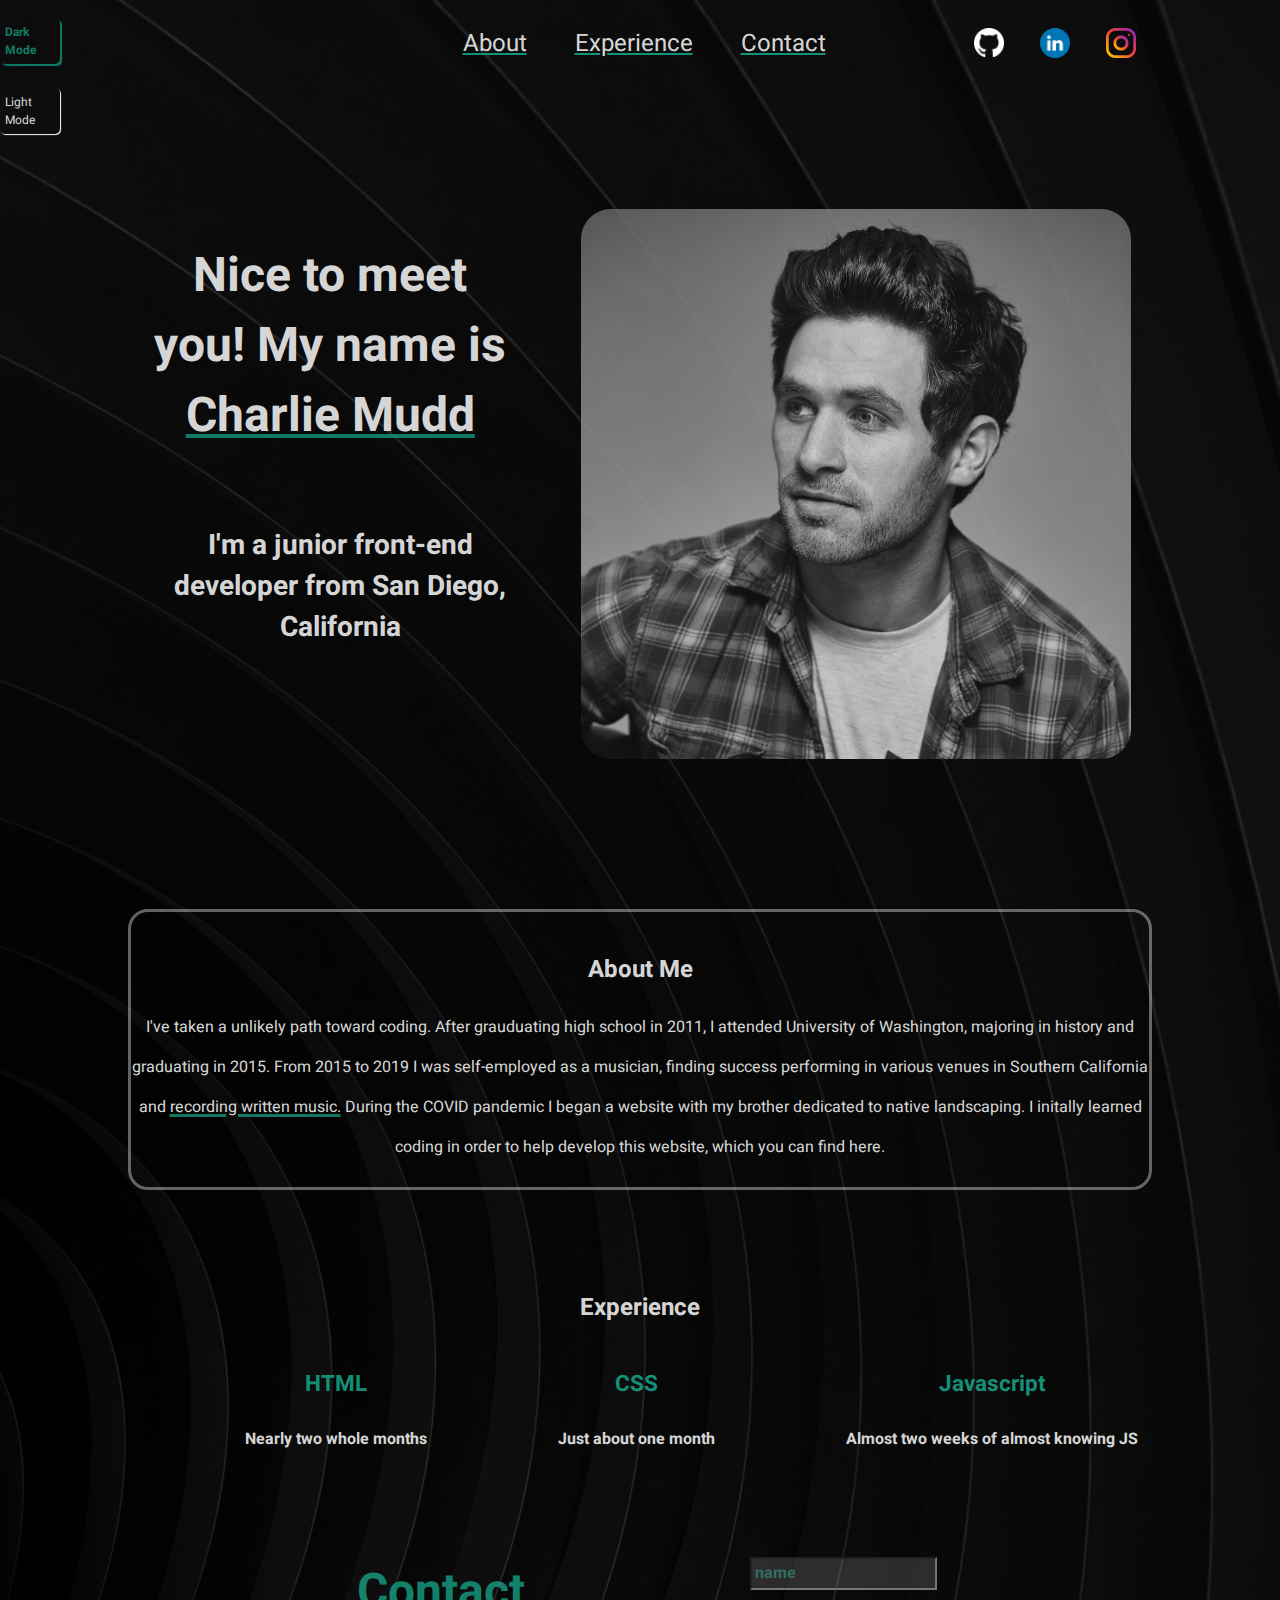
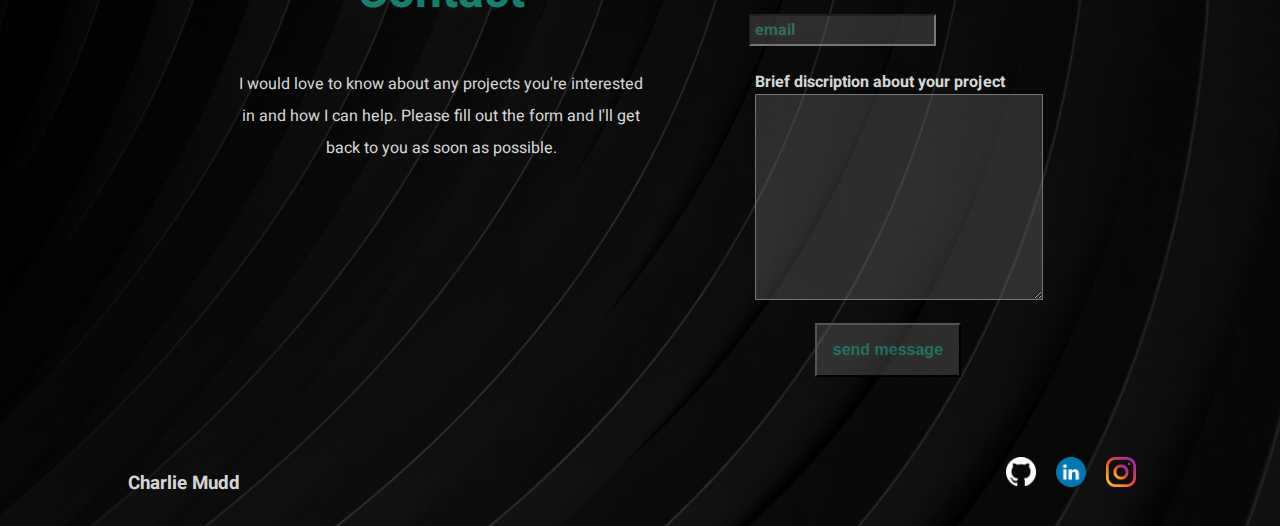
<file: index.html>
<!DOCTYPE html>
<html lang="en">
<head>
    <link rel="stylesheet" href="./index.css">
    <link href="https://fonts.googleapis.com/css2?family=Heebo:wght@300;400;700&display=swap" rel="stylesheet">
    <meta charset="UTF-8">
    <meta http-equiv="X-UA-Compatible" content="IE=edge">
    <meta name="viewport" content="width=device-width, initial-scale=1.0">
    <title>Charlie Mudd Portfolio</title>
</head>
<body>
    <header>
        <nav>
            <div id="nav">
                <ul class="navJs">
                    <a href="#about-me" class="nav-links"><li>About</li></a>
                    <a href="#experience" class="nav-links"><li>Experience</li></a>
                    <a href="#contact" class="nav-links"><li>Contact</li></a>
                </ul>
            </div>
             <div id="links">
                <a href="https://github.com/bandito24" target="_blank"><img src="./images-2/githubicon.png" alt="GitHub Icon" id="github"></a>
                <a href="https://github.com/bandito24" target="_blank"><img src="./images-2/linkedin.png" alt="LinkedIn Icon"></a>
                <a href="./index2.html" target="_blank"><img src="./images-2/instagram.png" alt="Instagram Icon"></a>
            </div>
        </nav>
    <div class="color-mode">
        <ul class="color-mode2">
            <li id="dark-mode" onclick="darkMode()">Dark Mode</li>
            <li id="light-mode" onclick="lightMode()">Light Mode</li>
        </ul>
    </div>
    </header>

<main>
    <div id="hero">
        <div class="description">
    <h1>Nice to meet you! My name is <span>Charlie Mudd</span></h1>
    <h2>I'm a junior front-end developer from San Diego, California </h2>
        </div>
    <img src="./images-2/headshot.jpeg" alt="Profile image" id="profile-img">
    </div>

    <div id="mobile-hero">
    <h1>Nice to meet you! My name is <span>Charlie Mudd</span></h1>
    <img src="./images-2/headshot.jpeg" alt="Profile image" id="profile-img">
    <h2>I'm a junior front-end developer from San Diego, California </h2>
    </div>

    <div id="about-me">
        <h2>About Me</h2>
            <p>I've taken a unlikely path toward coding. After grauduating high school in 2011, I attended University of Washington, majoring in history and graduating in 2015. From 2015 to 2019 I was self-employed as a musician, finding success performing in various venues in Southern California and <a href="https://open.spotify.com/artist/1Ws6mwWrP9FmTpVoe5CxGY?si=TqODTOQzR92vW4zXLDiDqw" target="_blank" id="about-anchor" onmouseover="highlightOn()" onmouseout="highlightOff()">recording written music.</a>  During the COVID pandemic I began a website with my brother dedicated to native landscaping. I initally learned coding in order to help develop this website, which you can find here.</p>
    </div>

    

    <div id="experience">
        <h2>Experience</h2>
        <div id="exp-flex">
            <div>
                <h3>HTML</h3>
                <h5>Nearly two whole months</h5>
            </div>
            <div>
                <h3>CSS</h3>
                <h5>Just about one month</h5>
            </div>
            <div>
                <h3>Javascript</h3>
                <h5>Almost two weeks of almost knowing JS</h5>
            </div>
        </div>
    </div>


    <div id="contact">
        <div class="contact-greet" id="contact-greet">
            <h1>Contact</h1>
            <p>I would love to know about any projects you're interested in and how I can help. Please fill out the form and I'll get back to you as soon as possible.</p>
        </div>
        <form action="./placeholder" method="POST" id="input">
           
                <label for="input-name" id="label-1" class="label-1">name</label>
                <input type="text" name="input-name" id="input-name" onclick="change()">
                <br>
                <br>
                <label for="email" id="label-2" class="label-2">email</label>
                <input type="text" name="email" id="email" onclick="change2()">
                <br>
                <br>
                <label for="description">Brief discription about your project</label>
                <br>
                <textarea name="description" id="descripton" cols="30" rows="10"></textarea>
                <br>
                <input type="submit" value="send message" id="submit">




           
        </form>
    </div>


    
</main>





<footer>
    <h3 id="name">Charlie Mudd</h3>
            <div id="links-foot">
                <a href="https://github.com/bandito24" target="_blank"><img src="./images-2/githubicon.png" alt="GitHub Icon" id="github2"></a>
                <a href="https://github.com/bandito24" target="_blank"><img src="./images-2/linkedin.png" alt="LinkedIn Icon"></a>
                <a href="./index2.html" target="_blank"><img src="./images-2/instagram.png" alt="Instagram Icon"></a>

            </div>

</footer>

<script src="./index.js"></script>

</body>
</html>
</file>
<file: index.css>
/* general layout */

body {
    background-image: url(./images-2/andrew-kliatskyi-d3YXpAqdy2I-unsplash.jpg);
    background-position: center;
    background-size: cover;
    background-repeat: no-repeat;
    color: hsl(0,0%,95%, .9);
    font-family: Heebo, sans-serif;
    width: 80%;
    margin: auto;
}

/* header */

header{
    display: inline;
}

#links img{
    width: 30px;
    height: 30px;
    padding: 1em 1em 1em 1em;
    display: inline-block;
    position: relative;
    bottom: 80px;
}
#links {
    padding-top: 15px;
    float: right;
}

#nav li{
    display: inline-block;
    padding-left: 2em;
    padding-top: 10px;
    font-size: 1.5rem;
    text-decoration: underline;
    text-decoration-color: hsla(168, 76%, 36%, .90);
    
}


#nav li:hover{
    color: hsla(168, 76%, 36%, .90);
    transition: color .4s ease-in;

}

#nav a{
    color: hsl(0,0%,95%, .9);
}

#nav ul{
    display: flex;
    justify-content: center;
    margin-right: 5em;
}


.color-mode ul{
    position: absolute;
    left: -40px;
    top: 2px;
    list-style: none;
    z-index: 1;
}

.color-mode2 li{
    cursor: pointer;
    width: 50px;
    font-size: .75rem;
    
    border-radius: 5px;
    padding: 5px;
    
    
}

#dark-mode{
    font-weight: bold;
    box-shadow: 2px 2px 2px white;
}

#light-mode{
    box-shadow: 1px 1px 1px white;
}

#dark-mode{
    color: hsla(168, 76%, 36%, .75);
    box-shadow: 2px 2px 1px hsla(168, 76%, 36%, .75);  

}


#dark-mode{
    margin-bottom: 2em;
}

/* hero section */


#profile-img{
    width: 550px;
    height: 550px;
    border-radius: 30px;
    opacity: 85%;
}

#hero {
    padding-top: 3em;
    text-align: left;
    display: flex;
    flex-wrap: wrap;
    justify-content: space-evenly;
    width: 100%;
}

.description{
    width: 40%;
    text-align: center;
}


#hero h1 {
    font-size: 3rem;
   
}

#hero span{
    text-decoration: underline;
    text-decoration-color: hsla(168, 76%, 36%, .75); 
}

#hero h2 {
   padding-top: 1.5em;
   font-size: 1.75rem;
}

#hero h1, #hero h2{
    margin-right: 1em;
}

#mobile-hero{
    display: none;
}



/* about me */

#about-me{
    text-align: center;
    border: 3px hsla(0,0%,95%, .4) solid;
    border-radius: 20px;
    margin-bottom: 30px;
    padding-top: 20px;
    margin-top: 150px;
    
}

#about-me p{
    line-height: 2.5;
    width: 100%;
    margin: 0 auto;
    padding-bottom: 20px;
}



#about-me a{
    text-decoration: underline;
    text-decoration-color: hsla(168, 76%, 36%, .75); 
    text-decoration-thickness: 3px;
    color: hsl(0,0%,95%, .9);
}
#about-me a:hover{
    color: hsla(168, 76%, 36%, .90);
    transition: color .4s ease-in;

}

/* experience */


#experience{
    margin-top: 2em;
    padding-top: 3em;
    margin-bottom: 5em;
}


#experience h2{
    
    text-align: center;
    
}

#exp-flex{
    display: flex;
    flex-wrap: wrap;
    justify-content: space-around;
    position: relative;
    left: 2.7em;
    font-size: larger;
    
}

#exp-flex h3{
    color: hsla(168, 76%, 36%, .90);
}
#exp-flex div{
    margin-right: 20px;
    margin-left: 20px;
    text-align: center;
}

/* Contact Section */


#contact{
    margin-top: 3em;
    padding-top: 0;
    display: flex;
    flex-wrap: wrap;
    justify-content: space-evenly;
    padding-bottom: 5em;
}

.contact-greet{
    width: 40%;
    position: relative;
    bottom: 2em;
    text-align: center;
    

}

.contact-greet h1{
    color: hsla(168, 76%, 36%, .80);
    font-size: 3rem;
    
}

.contact-greet p{
    padding-top: .5em;
    line-height: 2;
    font-size: 1rem;
}


input{
    font-weight: bold;
    color: hsla(168, 76%, 36%, .80);
    background-color: hsla(0,0%,50%, .3);
    padding-top: .5em;
    padding-bottom: .5em;
    
}

#input-name, #email{
    
    position: relative;
    right: 3.7em;
    
}

#input-name:hover, #email:hover, textarea:hover{
    box-shadow: 1px 1px 1px white;
    transition: box-shadow 400ms linear;
}



.label-1{
    
    z-index: 1;
    color: hsla(168, 76%, 36%, .60);
}

.label-2{
    z-index: 1;
    color: hsla(168, 76%, 36%, .60);
}

label{
    font-weight: bold;
}

#submit{
    font-weight: bold;
    color: hsla(168, 76%, 36%, .60);
    font-size: 1rem;
    padding: 1em;
    margin-top: 1em;
    position: relative;
    left: 3.75em;
    

}

#submit:hover{
    cursor: pointer;
    background-color: hsla(0,0%,90%, .3);
    transition: background-color .3s linear;
}

textarea{
    background-color: hsla(0,0%,50%,.3);
    font-family: heebo, sans-serif;
    padding-right: 4.25em;
    font-weight: bold;
    color: hsla(168, 76%, 36%, .60);
    letter-spacing: .5px;
}

/* for the footer links */

footer{
    display: inline;
    
}

#links-foot{
    display: inline;
    float: right;
   
    
}

footer img{
    width: 30px;
    height: 30px;
    padding-right: 1em;
    display: inline;
    position: relative;
    margin-bottom: 2em;

}



#name{
    display: inline;
    position:relative;
    top: 12px;
}


/* MEDIA QUERIES!!!!!!!!!!!!!!!!!!!!!!! */
@media only screen and (max-width: 1150px) {
    #nav{
        display: flex;
        justify-content: flex-start;
    }




    #hero{
        width: 100%;
        padding-top: 1em;
    }

    #hero h1{
        font-size: 2.5rem;
        
    }

    #hero h2{
        font-size: 1.5rem;
        padding-top: .1em;
       
    }
    #profile-img{
        width: 450px;
        height: 450px;
    
    }

    #about-me{
        margin-top: 75px;
    }


    #exp-flex{
        display: flex;
        flex-wrap: wrap;
        justify-content: space-around;
        position: initial;
        font-size: larger;
        
    }

    #exp-flex div{
        width: 300px;
    }



}

@media only screen and (max-width: 940px){
    header{
        width: 100%;
    }
    
    #nav ul{
      position: relative;
      right: 4em;
    }
    
    
    #hero{
        display: none;
    }

    #mobile-hero h1{
        padding-bottom: .25em;
    }

    #mobile-hero{
        display: flex;
        flex-direction: column;
        text-align: center;
        justify-content: center;
        align-items: center;
        margin: 0 auto;
        width: 100%;
        
    }

    #mobile-hero span{
        text-decoration: underline;
    text-decoration-color: hsla(168, 76%, 36%, .75); 
    text-decoration-thickness: 4px;
    }

}

@media only screen and (max-width: 840px){
    #nav{
        position:relative;
        right: 0em
    }
    #links img{
        position: relative;
        left: 4em;
    }
    .contact-greet{
        position: relative;
        right: 1em;
    }

}



@media only screen and (max-width: 712px){
    
    
    #profile-img{
        width: 400px;
        height: 400px;
        position: relative;
        left: 9px;
    
    }

    #links img{
        width: 30px;
        height: 30px;
        position:initial;
        display: flex;
        padding-left: 40px;
        justify-content: center;
        padding-bottom: 20px;
        
       
        
        
       
    }
    #links {
        padding-top: 15px;
        display: flex;
        justify-content: center;
        float: none;
        margin-left: 10px;
        
    }
    
    #nav{
        position: initial;
        display: flex;
        justify-content: center;
    }

    #nav li{
        margin: 0;
        padding-top: 20px;
        font-size: 1.25rem;
        text-decoration: underline;
        text-decoration-color: hsla(168, 76%, 36%, .90);
        display: flex;
        justify-content: center;
        
    }
    #nav ul{
        padding: 0;
        padding-left: 20px;
        width: 100%;
        margin: 0;
        display: flex;
        justify-content: center;
        position: relative;
        right: 1em;
        padding-bottom: 20px;
    }

    #about-me{
        padding: 0 10px;
    }

    #links-foot img{
        padding-right: 2.25em;
        float: right;
    }

    .contact-greet{
        width: 100%;
    }


}

@media only screen and (max-width: 400px){

    #nav li{
        font-size: 1rem;
    }


    #profile-img{
        width: 400px;
        height: 400px;
        
    
    }

    .color-mode li{
        padding: 5px 0 5px 5px;
    }


    #about-me{
        position: relative;
        left: 1em;
}

    #experience{
        position: relative;
        left: 1em;
    }

    #name{
        display: none;
    }

    #links-foot{
        display: flex;
        justify-content: center;
        position: initial;
        float: none;
    }

    footer img{
        width: 30px;
        height: 30px;
        padding-right: 3em;
        display: inline;
        float:none;
        margin-bottom: 2em;
        position: relative;
        left: 2.5em;
    
    }
    #contact{
        position: relative;
        left: 2em;
    }
}

@media only screen and (max-width: 360px){
    .color-mode{
        display: none;
    }
}
</file>
